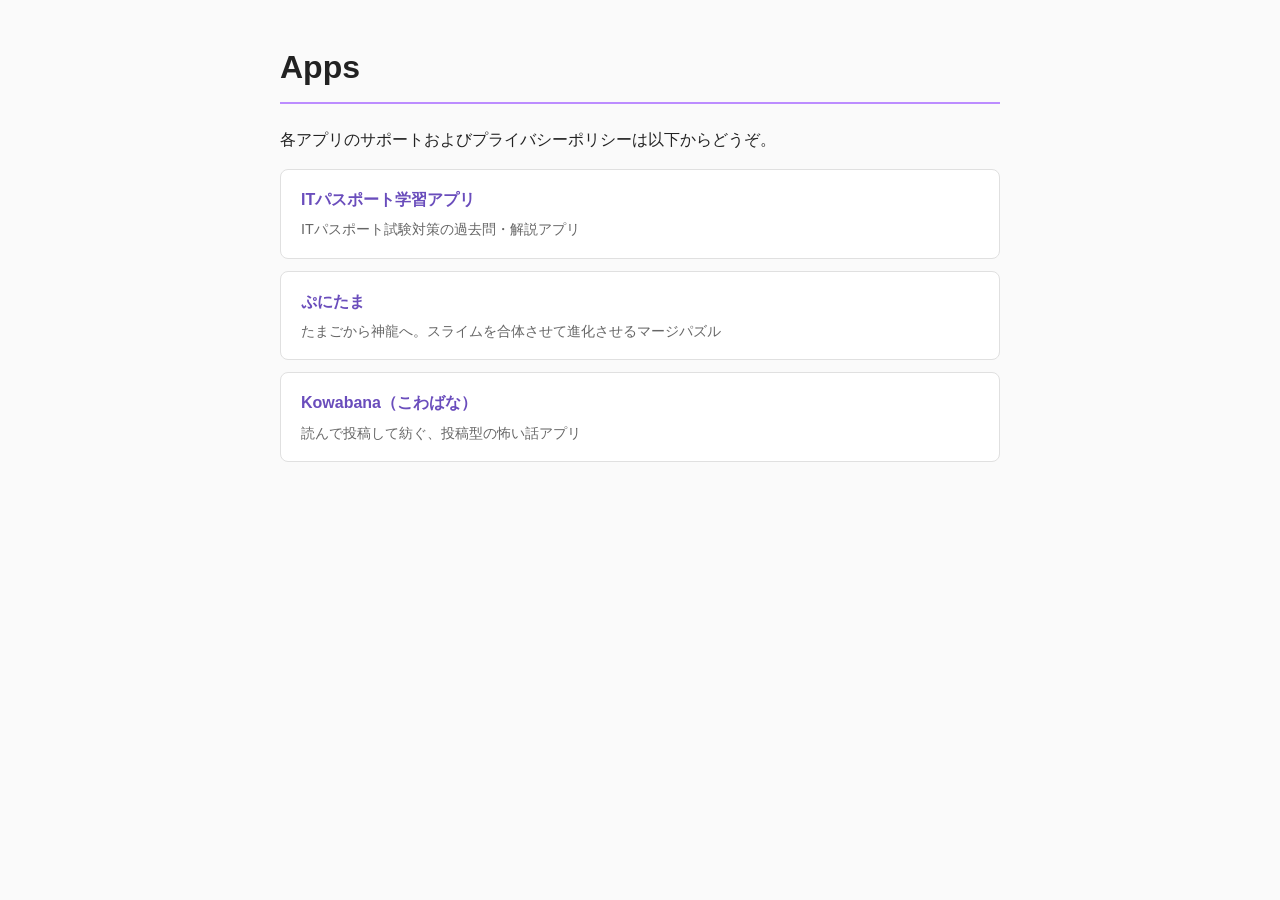
<file: apps/index.html>
<!DOCTYPE html>
<html lang="ja">
<head>
  <meta charset="UTF-8" />
  <meta name="viewport" content="width=device-width, initial-scale=1.0" />
  <title>Apps - ykus4</title>
  <link rel="stylesheet" href="_shared/style.css" />
</head>
<body>

<h1>Apps</h1>
<p>各アプリのサポートおよびプライバシーポリシーは以下からどうぞ。</p>

<ul class="app-list">
  <li>
    <a href="itpassport/">ITパスポート学習アプリ</a>
    <div class="desc">ITパスポート試験対策の過去問・解説アプリ</div>
  </li>
  <li>
    <a href="punitama/">ぷにたま</a>
    <div class="desc">たまごから神龍へ。スライムを合体させて進化させるマージパズル</div>
  </li>
  <li>
    <a href="kowabana/">Kowabana（こわばな）</a>
    <div class="desc">読んで投稿して紡ぐ、投稿型の怖い話アプリ</div>
  </li>
</ul>

</body>
</html>
</file>
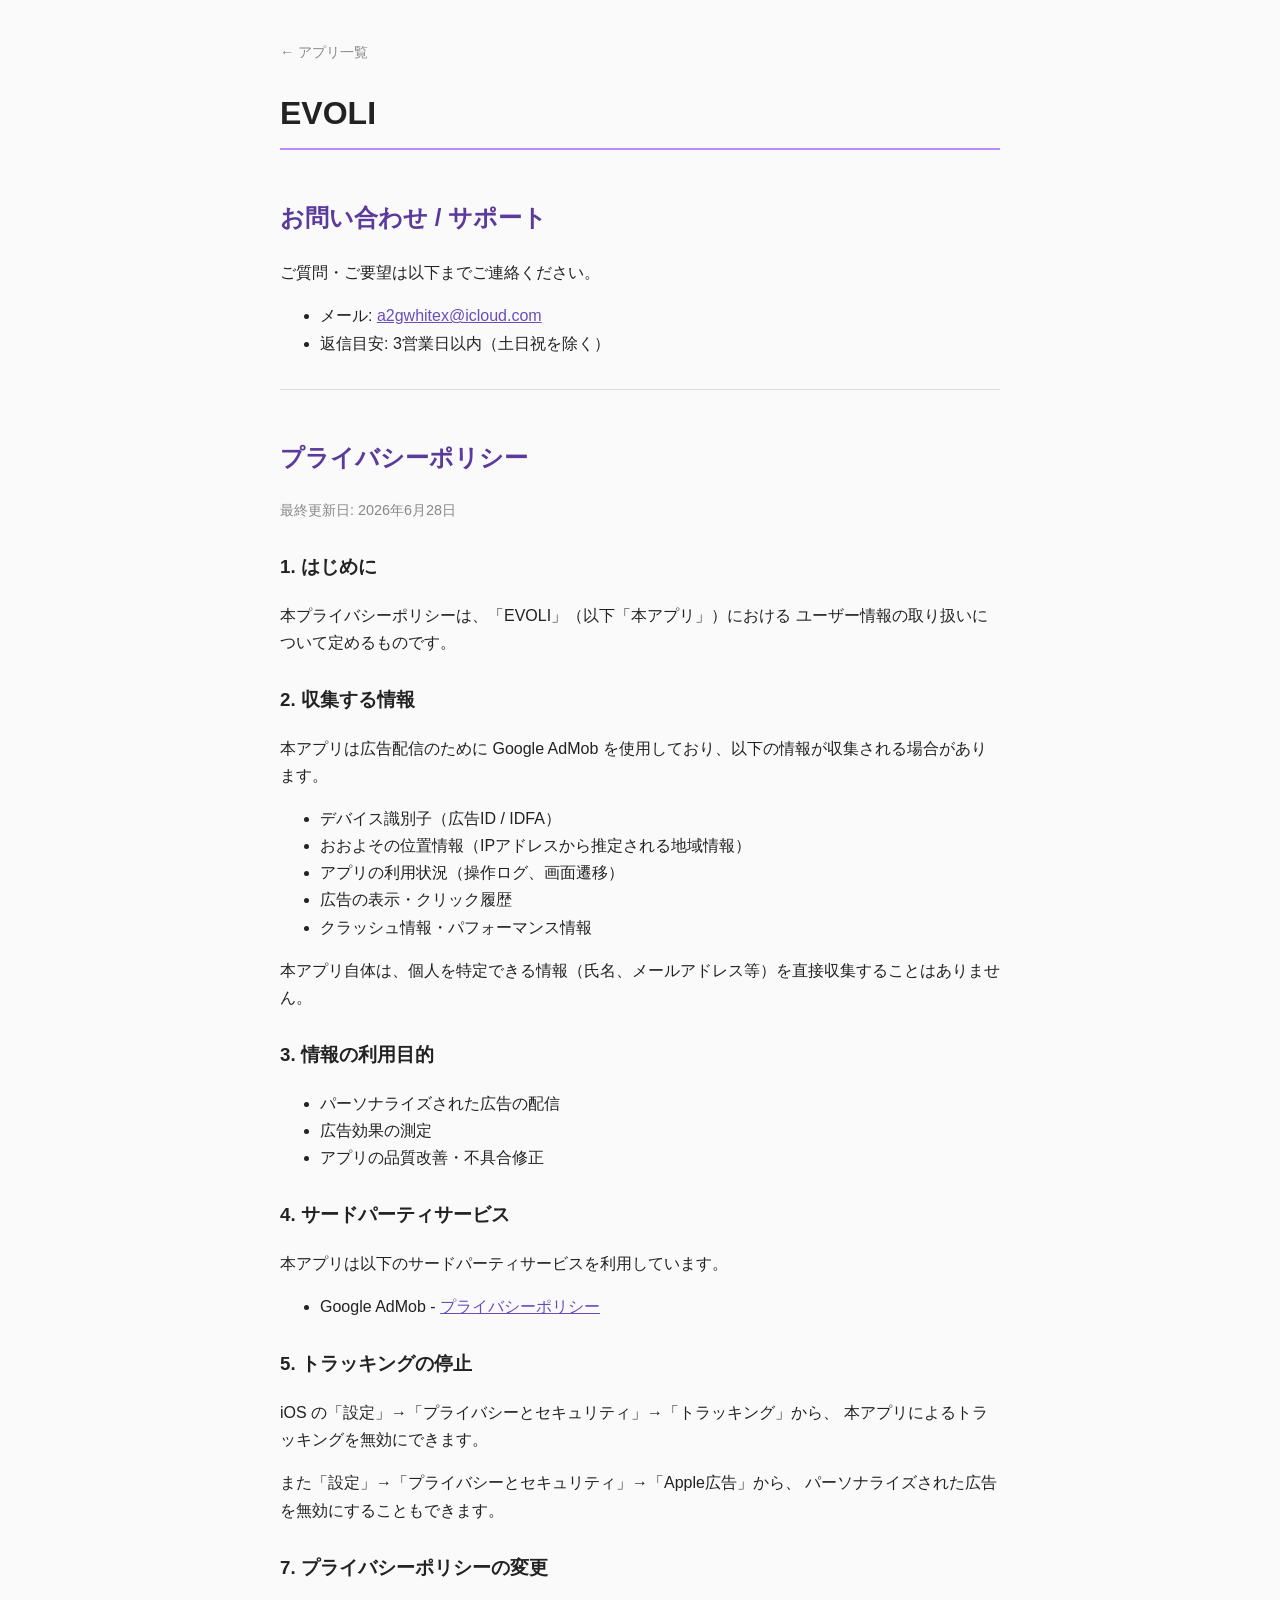
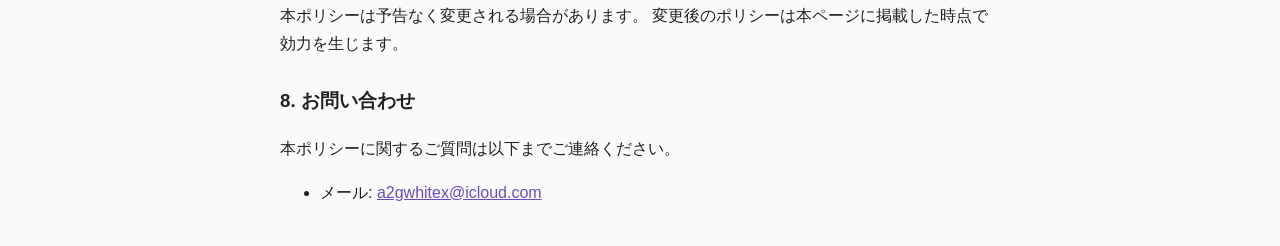
<file: apps/evoli/index.html>
<!DOCTYPE html>
<html lang="ja">
<head>
  <meta charset="UTF-8" />
  <meta name="viewport" content="width=device-width, initial-scale=1.0" />
  <link rel="stylesheet" href="../_shared/style.css" />
</head>
<body>
<div id="policy-root"></div>

<script>
  window.APP_CONFIG = {
    name: "EVOLI",
    contactEmail: "a2gwhitex@icloud.com",
    updatedAt: "2026年6月28日",
    usesAdMob: true,
    usesIpaContent: false
  };
</script>
<script src="../_shared/policy.js"></script>
</body>
</html>
</file>
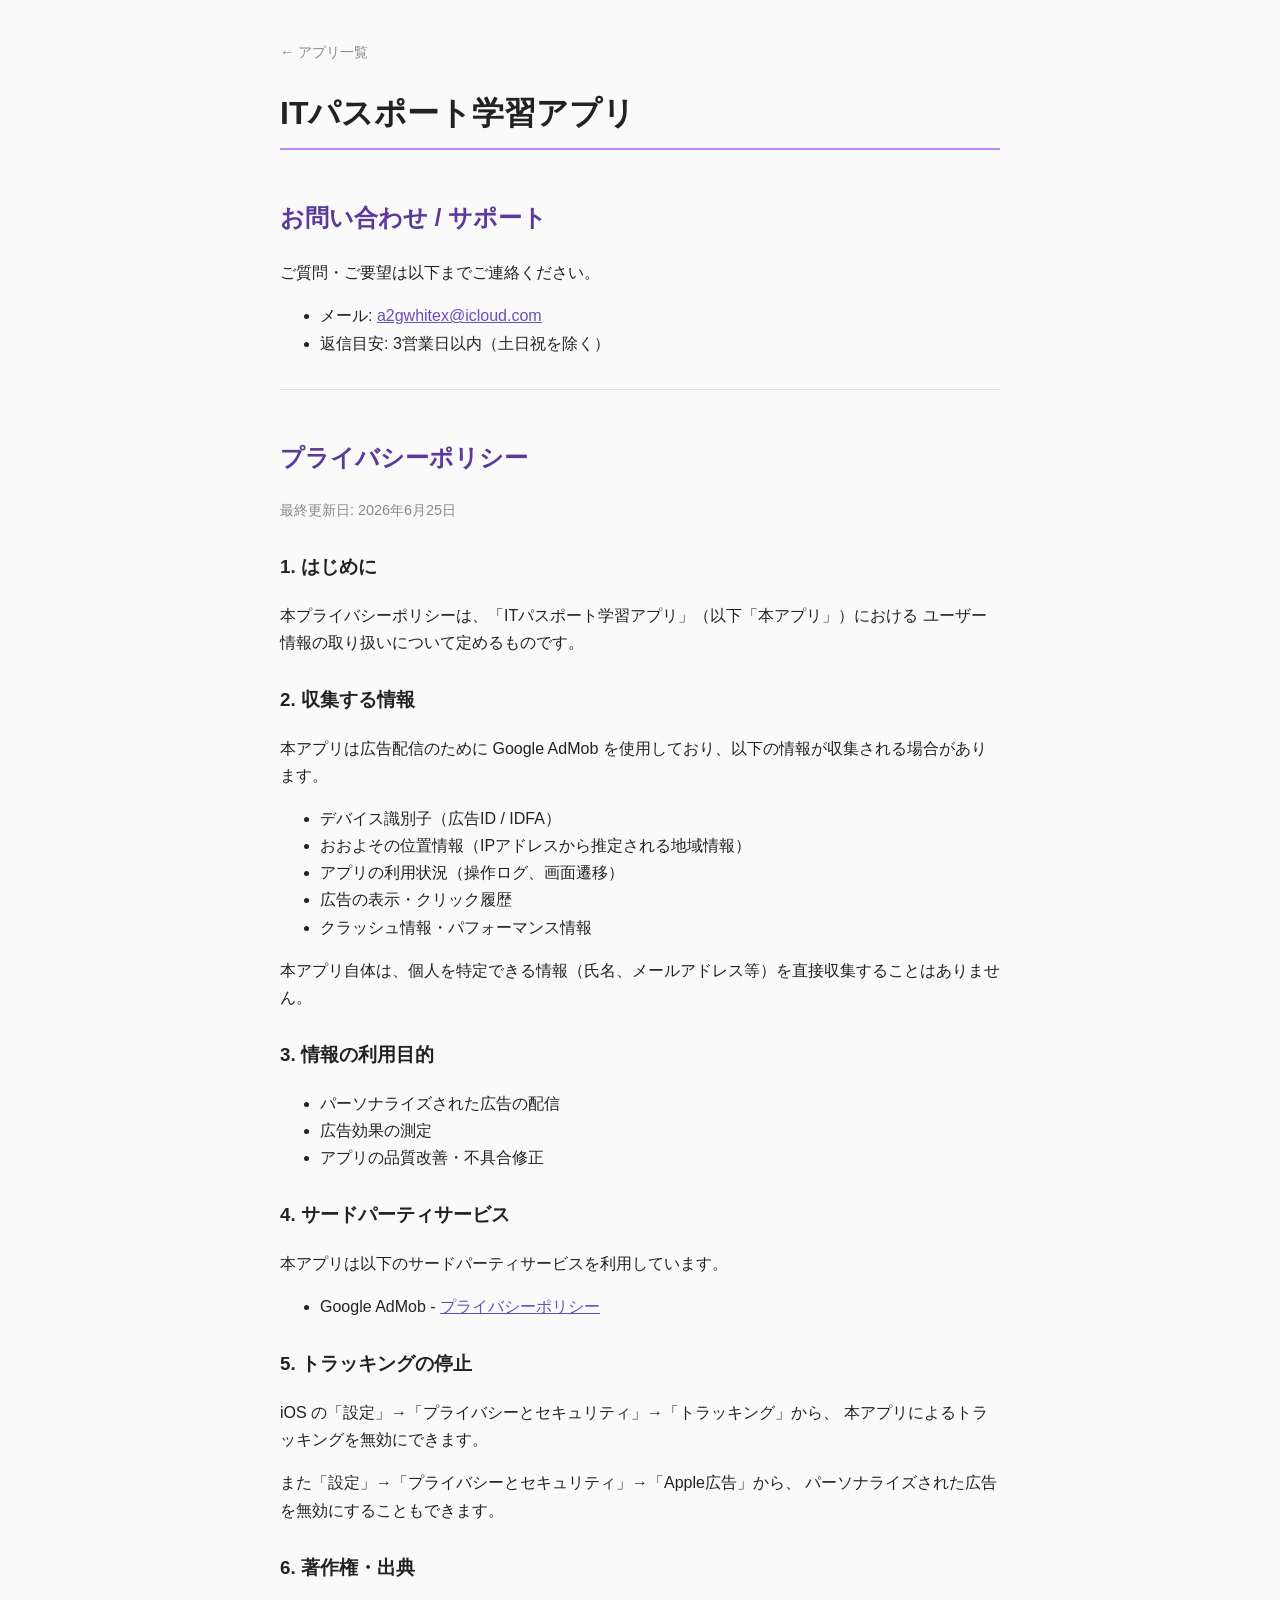
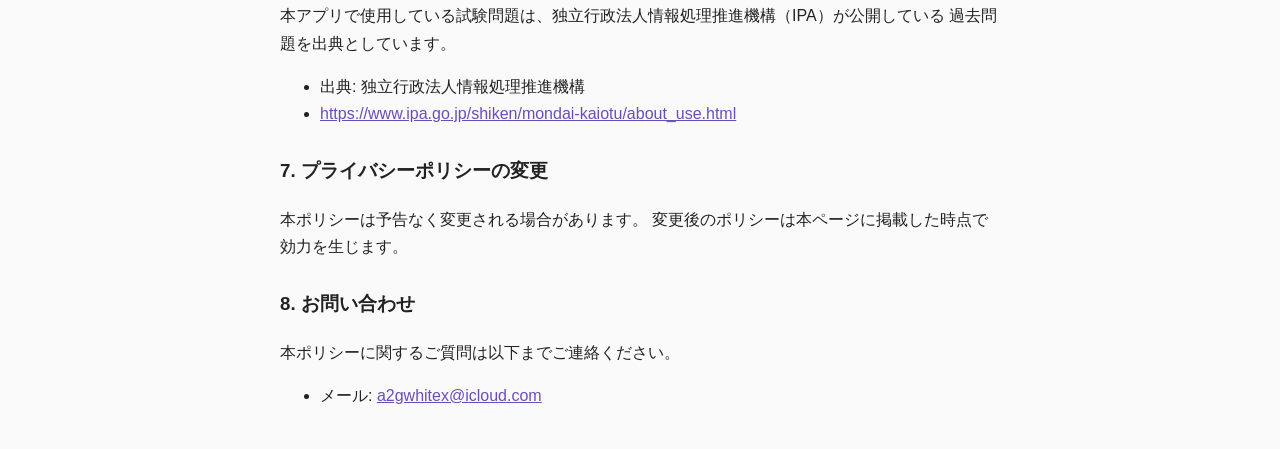
<file: apps/itpassport/index.html>
<!DOCTYPE html>
<html lang="ja">
<head>
  <meta charset="UTF-8" />
  <meta name="viewport" content="width=device-width, initial-scale=1.0" />
  <link rel="stylesheet" href="../_shared/style.css" />
</head>
<body>
<div id="policy-root"></div>

<script>
  window.APP_CONFIG = {
    name: "ITパスポート学習アプリ",
    contactEmail: "a2gwhitex@icloud.com",
    updatedAt: "2026年6月25日",
    usesAdMob: true,
    usesIpaContent: true
  };
</script>
<script src="../_shared/policy.js"></script>
</body>
</html>
</file>
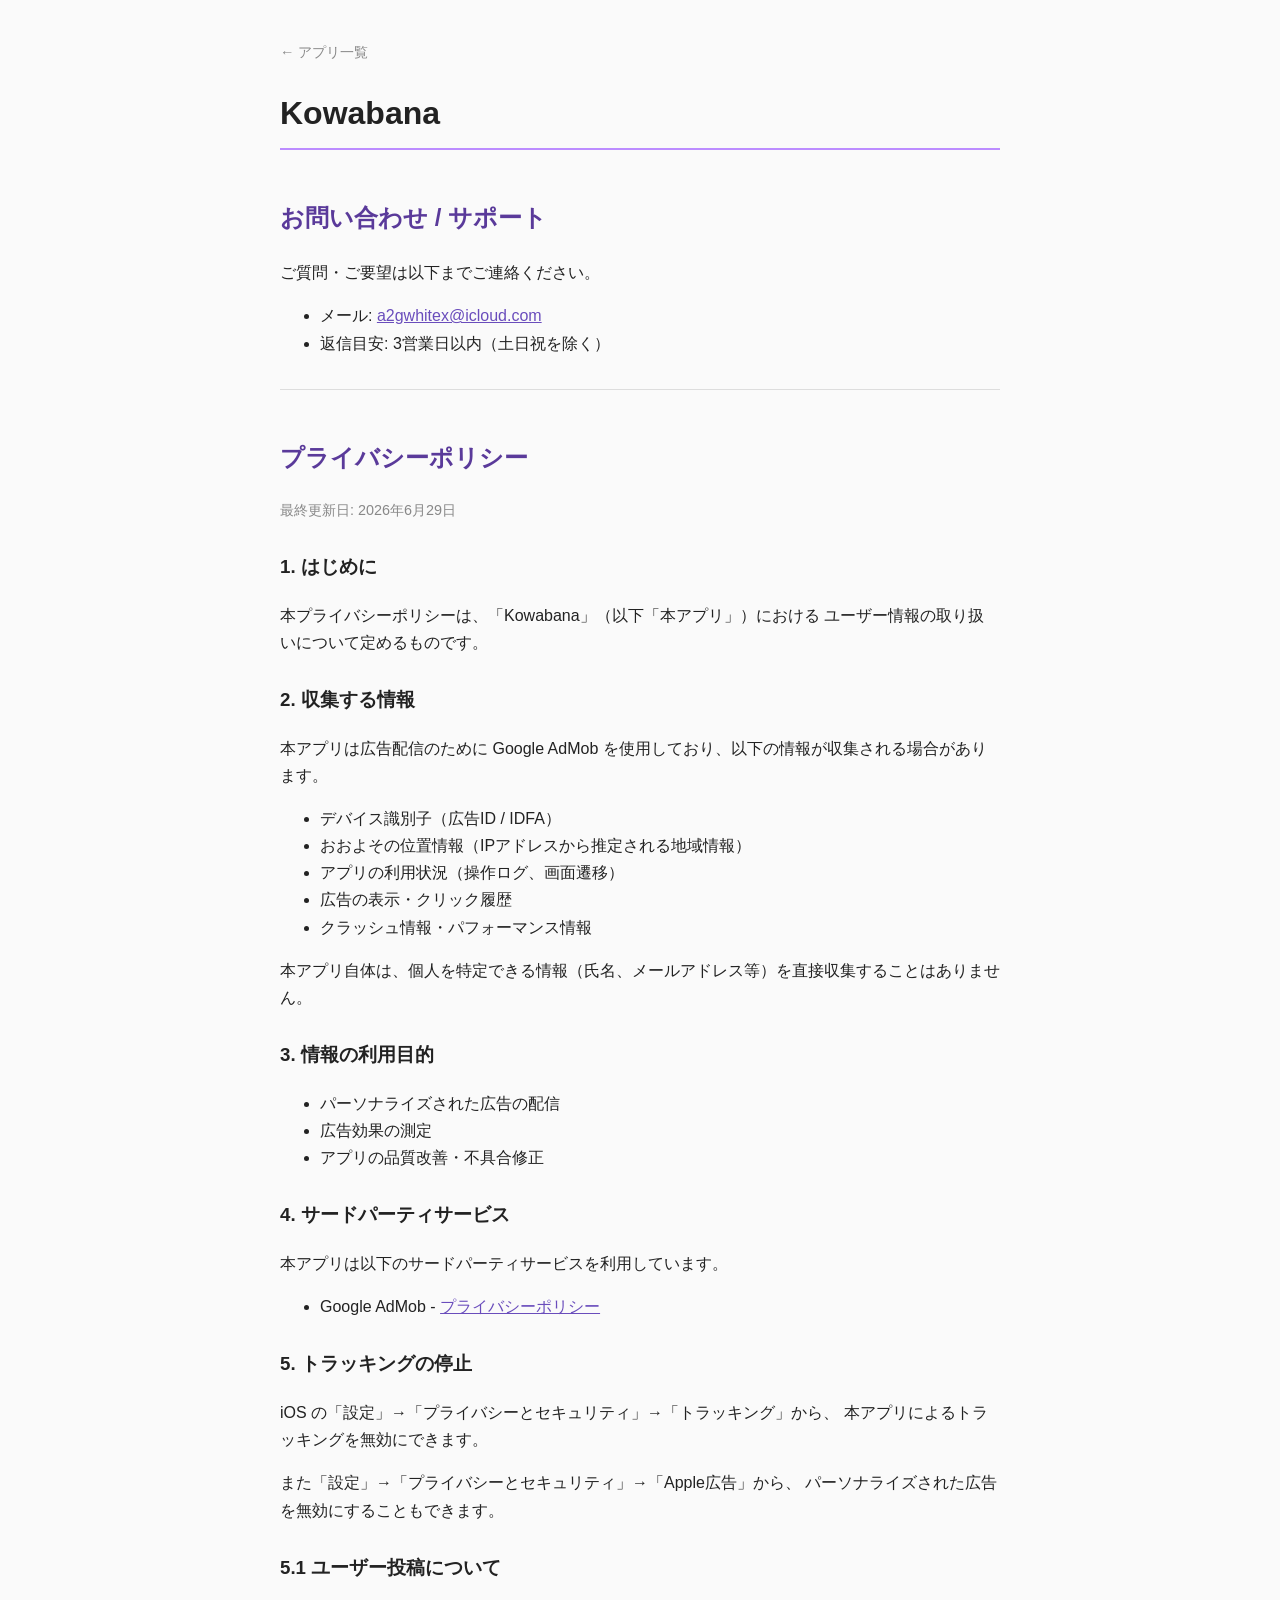
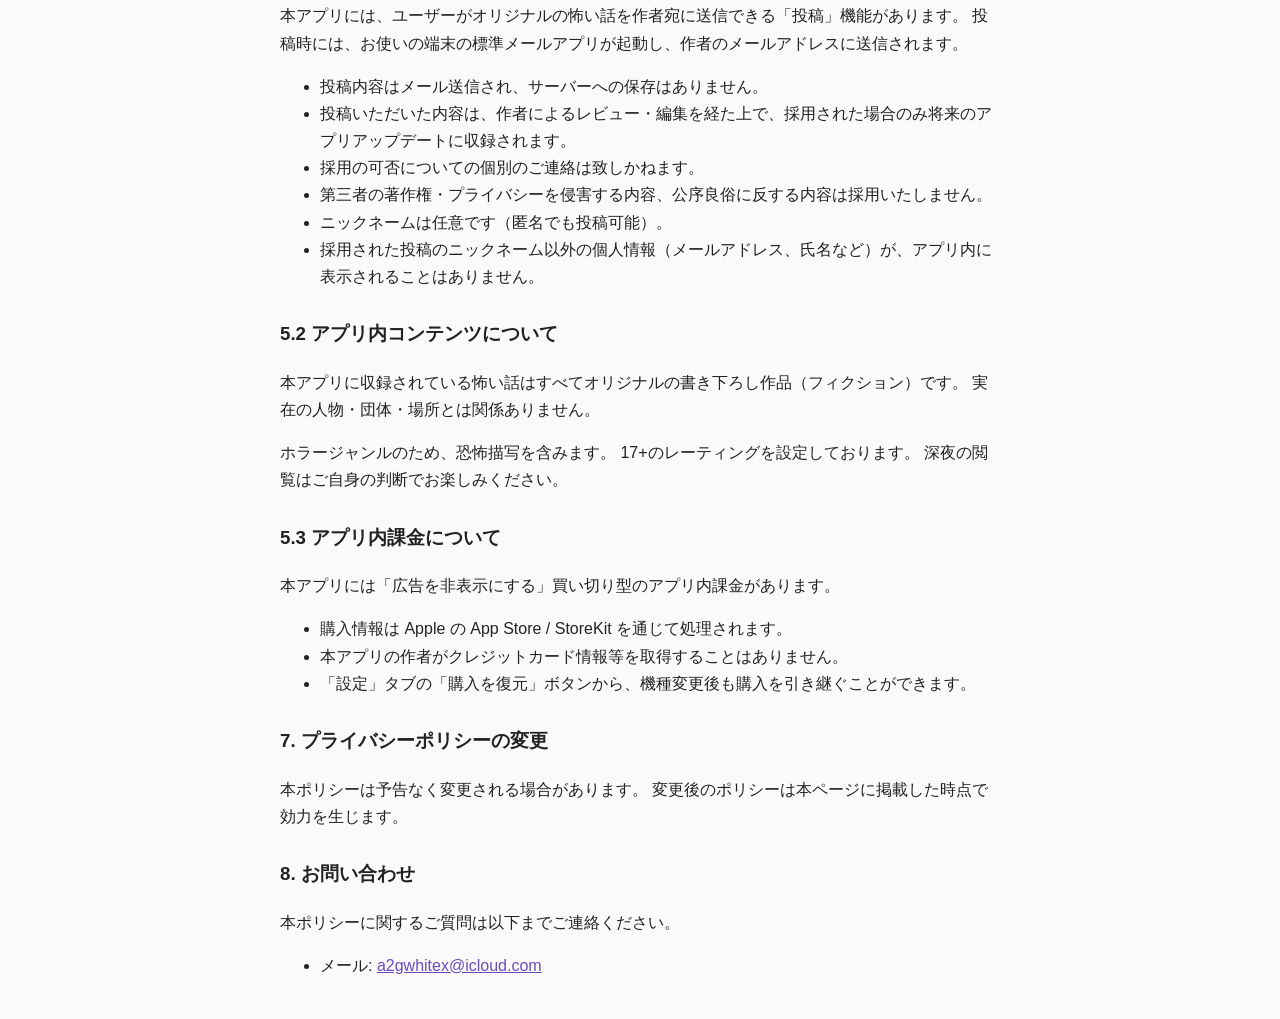
<file: apps/kowabana/index.html>
<!DOCTYPE html>
<html lang="ja">
<head>
  <meta charset="UTF-8" />
  <meta name="viewport" content="width=device-width, initial-scale=1.0" />
  <link rel="stylesheet" href="../_shared/style.css" />
</head>
<body>
<div id="policy-root"></div>

<script>
  window.APP_CONFIG = {
    name: "Kowabana",
    contactEmail: "a2gwhitex@icloud.com",
    updatedAt: "2026年6月29日",
    usesAdMob: true,
    usesIpaContent: false,
    extraNotes: `
      <h3>5.1 ユーザー投稿について</h3>
      <p>
        本アプリには、ユーザーがオリジナルの怖い話を作者宛に送信できる「投稿」機能があります。
        投稿時には、お使いの端末の標準メールアプリが起動し、作者のメールアドレスに送信されます。
      </p>
      <ul>
        <li>投稿内容はメール送信され、サーバーへの保存はありません。</li>
        <li>投稿いただいた内容は、作者によるレビュー・編集を経た上で、採用された場合のみ将来のアプリアップデートに収録されます。</li>
        <li>採用の可否についての個別のご連絡は致しかねます。</li>
        <li>第三者の著作権・プライバシーを侵害する内容、公序良俗に反する内容は採用いたしません。</li>
        <li>ニックネームは任意です（匿名でも投稿可能）。</li>
        <li>採用された投稿のニックネーム以外の個人情報（メールアドレス、氏名など）が、アプリ内に表示されることはありません。</li>
      </ul>

      <h3>5.2 アプリ内コンテンツについて</h3>
      <p>
        本アプリに収録されている怖い話はすべてオリジナルの書き下ろし作品（フィクション）です。
        実在の人物・団体・場所とは関係ありません。
      </p>
      <p>
        ホラージャンルのため、恐怖描写を含みます。
        17+のレーティングを設定しております。
        深夜の閲覧はご自身の判断でお楽しみください。
      </p>

      <h3>5.3 アプリ内課金について</h3>
      <p>
        本アプリには「広告を非表示にする」買い切り型のアプリ内課金があります。
      </p>
      <ul>
        <li>購入情報は Apple の App Store / StoreKit を通じて処理されます。</li>
        <li>本アプリの作者がクレジットカード情報等を取得することはありません。</li>
        <li>「設定」タブの「購入を復元」ボタンから、機種変更後も購入を引き継ぐことができます。</li>
      </ul>
    `
  };
</script>
<script src="../_shared/policy.js"></script>
</body>
</html>
</file>
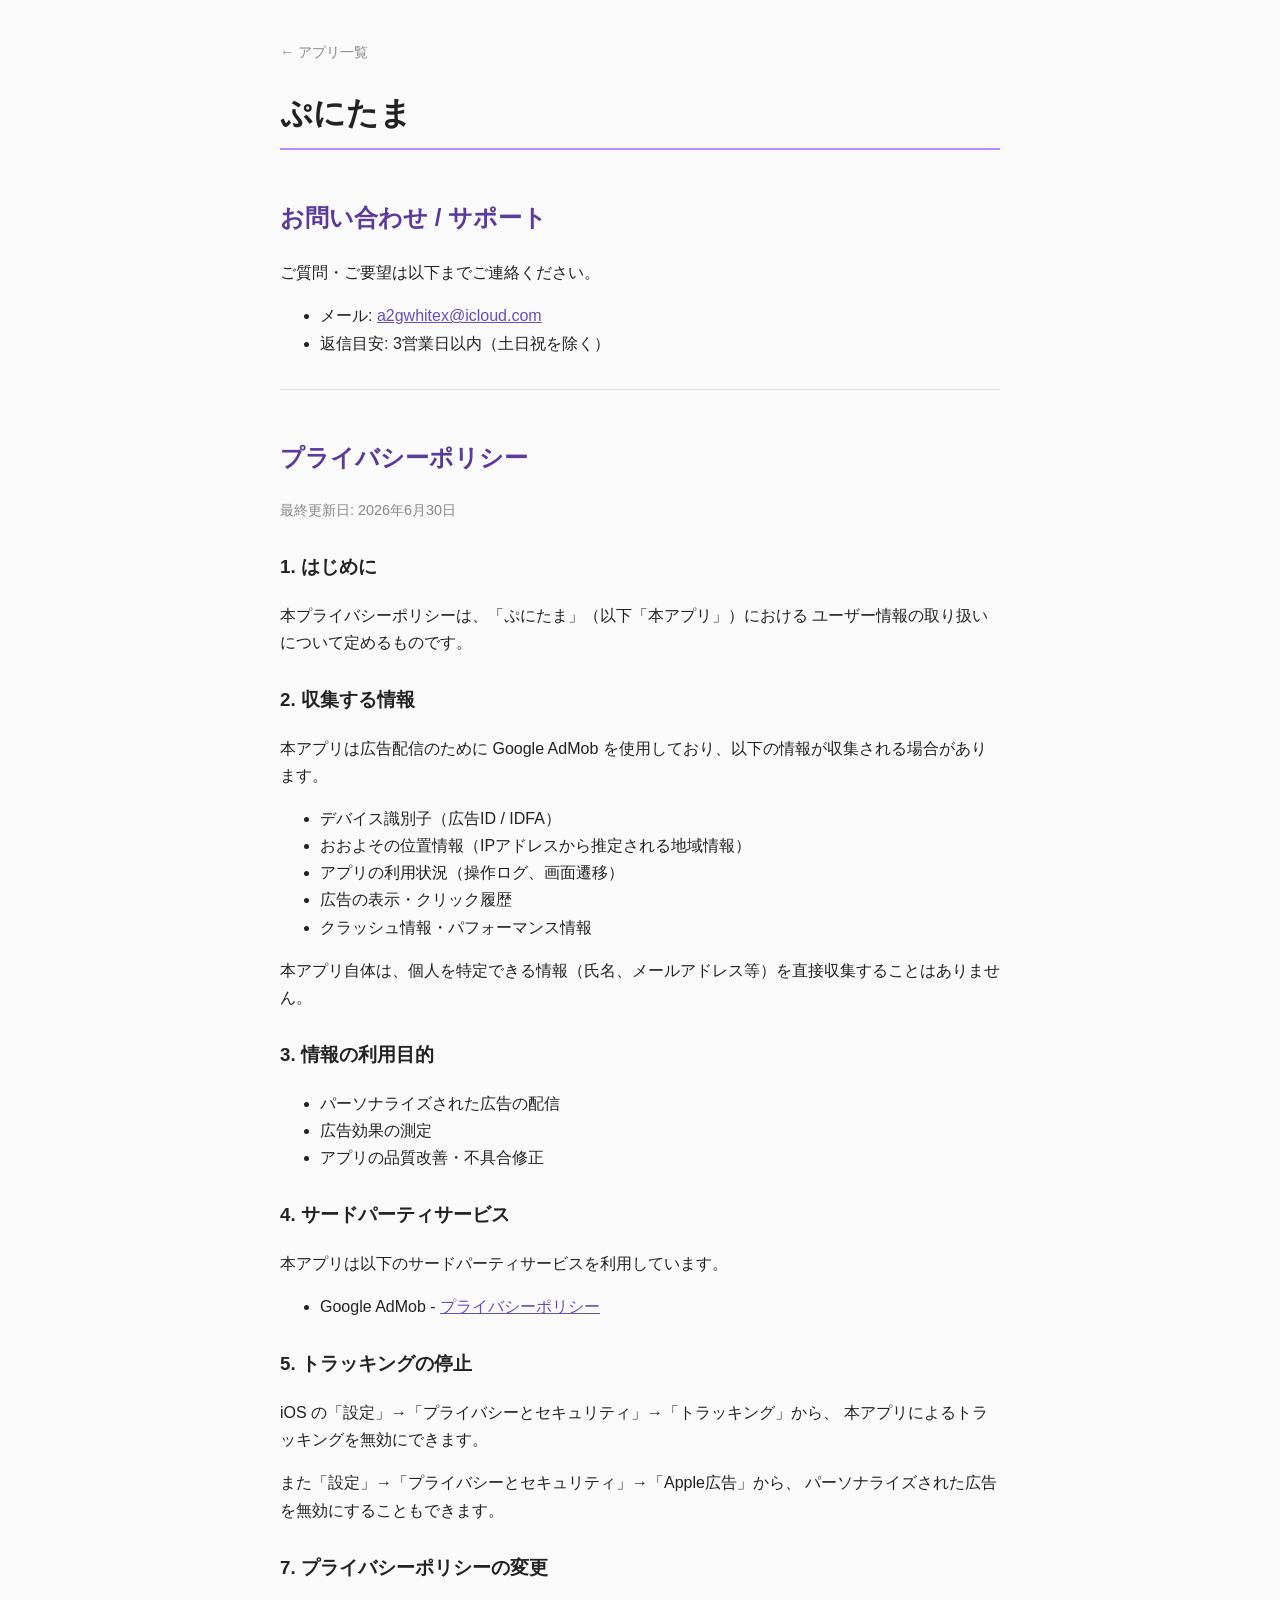
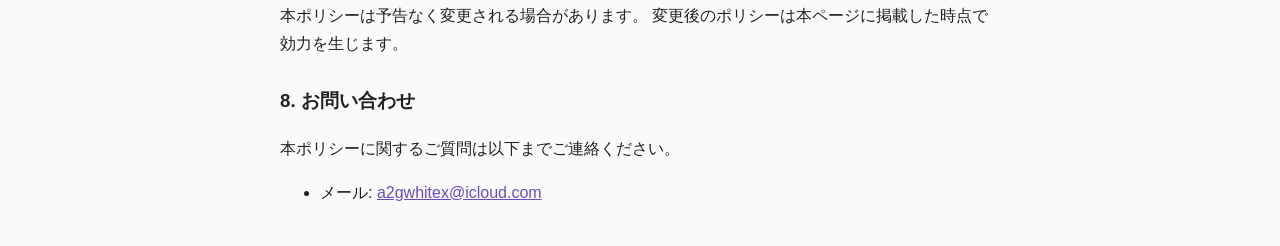
<file: apps/punitama/index.html>
<!DOCTYPE html>
<html lang="ja">
<head>
  <meta charset="UTF-8" />
  <meta name="viewport" content="width=device-width, initial-scale=1.0" />
  <link rel="stylesheet" href="../_shared/style.css" />
</head>
<body>
<div id="policy-root"></div>

<script>
  window.APP_CONFIG = {
    name: "ぷにたま",
    contactEmail: "a2gwhitex@icloud.com",
    updatedAt: "2026年6月30日",
    usesAdMob: true,
    usesIpaContent: false
  };
</script>
<script src="../_shared/policy.js"></script>
</body>
</html>
</file>
<file: apps/_shared/style.css>
body {
  font-family: -apple-system, BlinkMacSystemFont, "Helvetica Neue", "Hiragino Sans", "Yu Gothic", sans-serif;
  max-width: 720px;
  margin: 40px auto;
  padding: 0 20px;
  line-height: 1.7;
  color: #222;
  background: #fafafa;
}
h1 { border-bottom: 2px solid #bc8cff; padding-bottom: 8px; }
h2 { margin-top: 2em; color: #5a3a9a; }
h3 { margin-top: 1.5em; }
a { color: #6a4dbc; }
hr { margin: 2em 0; border: none; border-top: 1px solid #ddd; }
code { background: #eee; padding: 2px 6px; border-radius: 4px; }
.updated { color: #888; font-size: 0.9em; }
.breadcrumb { font-size: 0.9em; color: #888; margin-bottom: 1.5em; }
.breadcrumb a { color: #888; text-decoration: none; }
.breadcrumb a:hover { text-decoration: underline; }
.app-list { list-style: none; padding: 0; }
.app-list li {
  background: #fff;
  border: 1px solid #e0e0e0;
  border-radius: 8px;
  padding: 16px 20px;
  margin-bottom: 12px;
}
.app-list a { text-decoration: none; font-weight: 600; }
.app-list .desc { color: #666; font-size: 0.9em; margin-top: 4px; }
</file>
